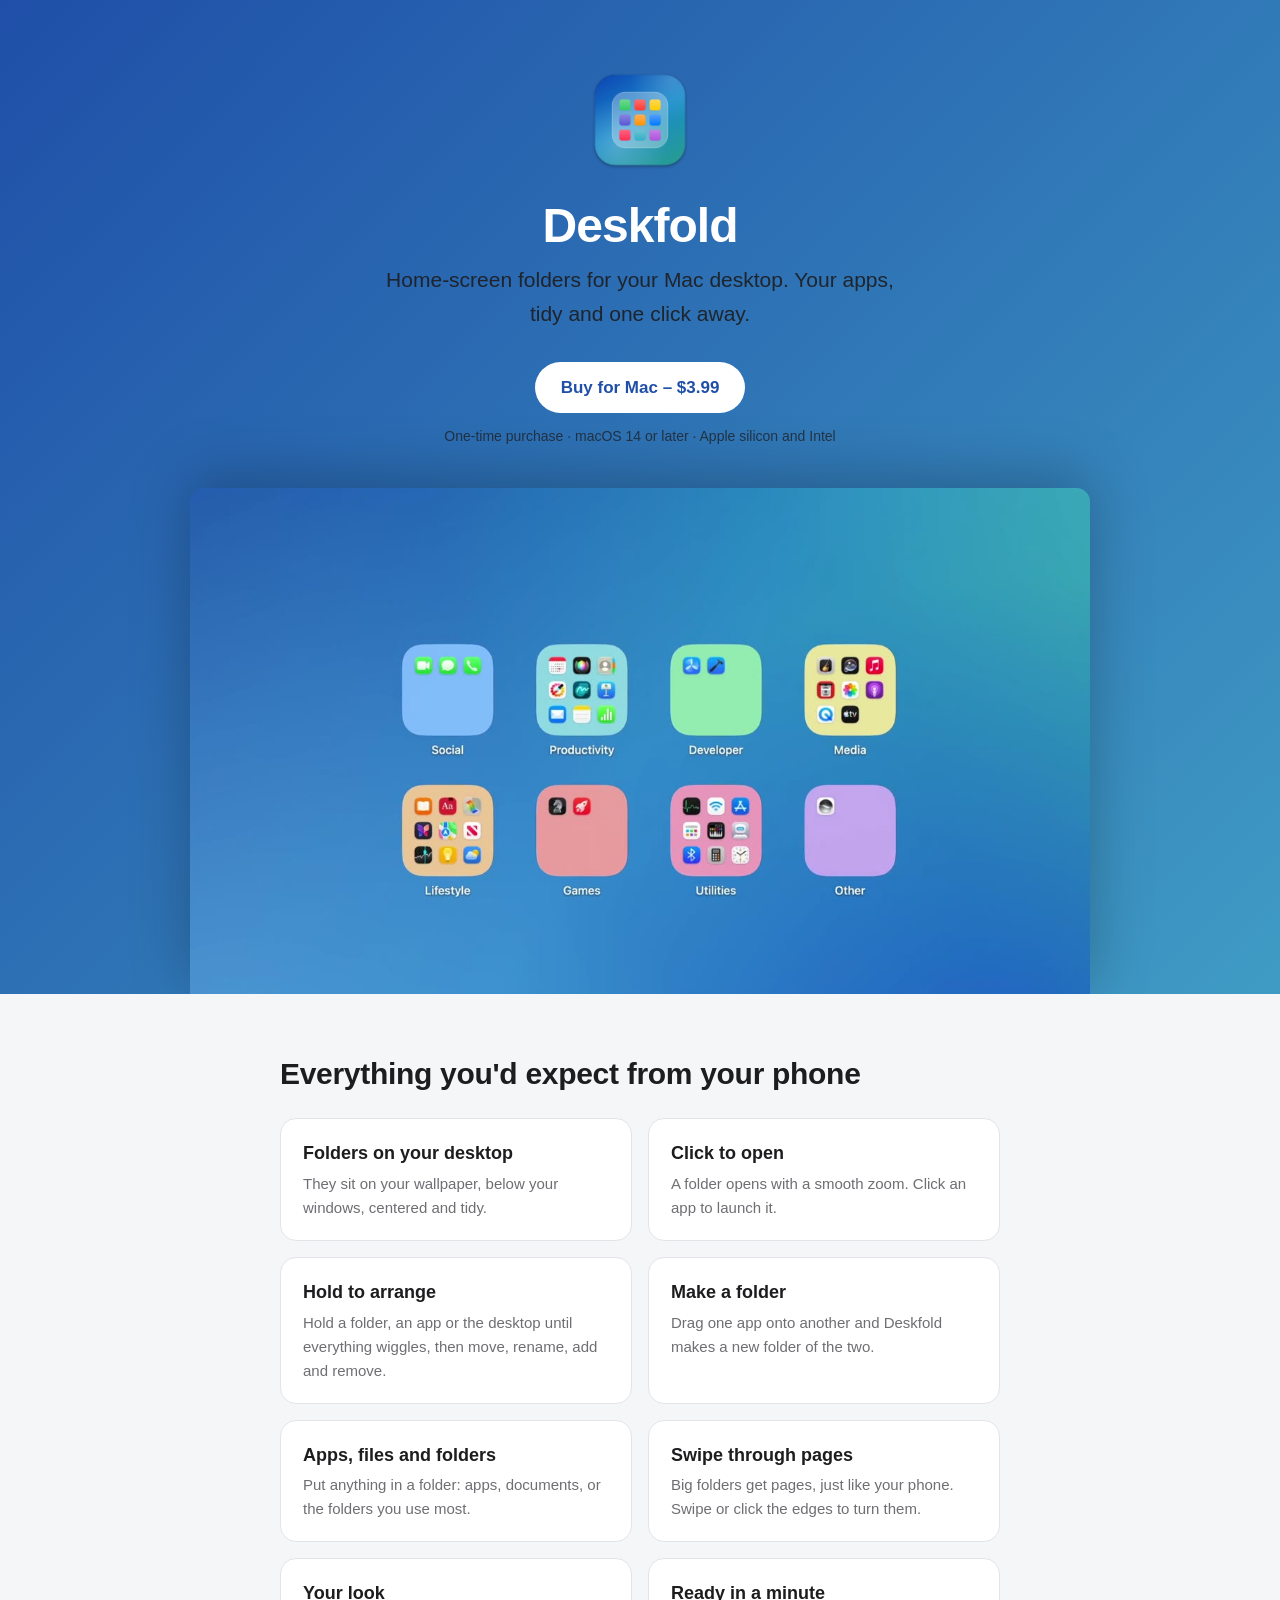
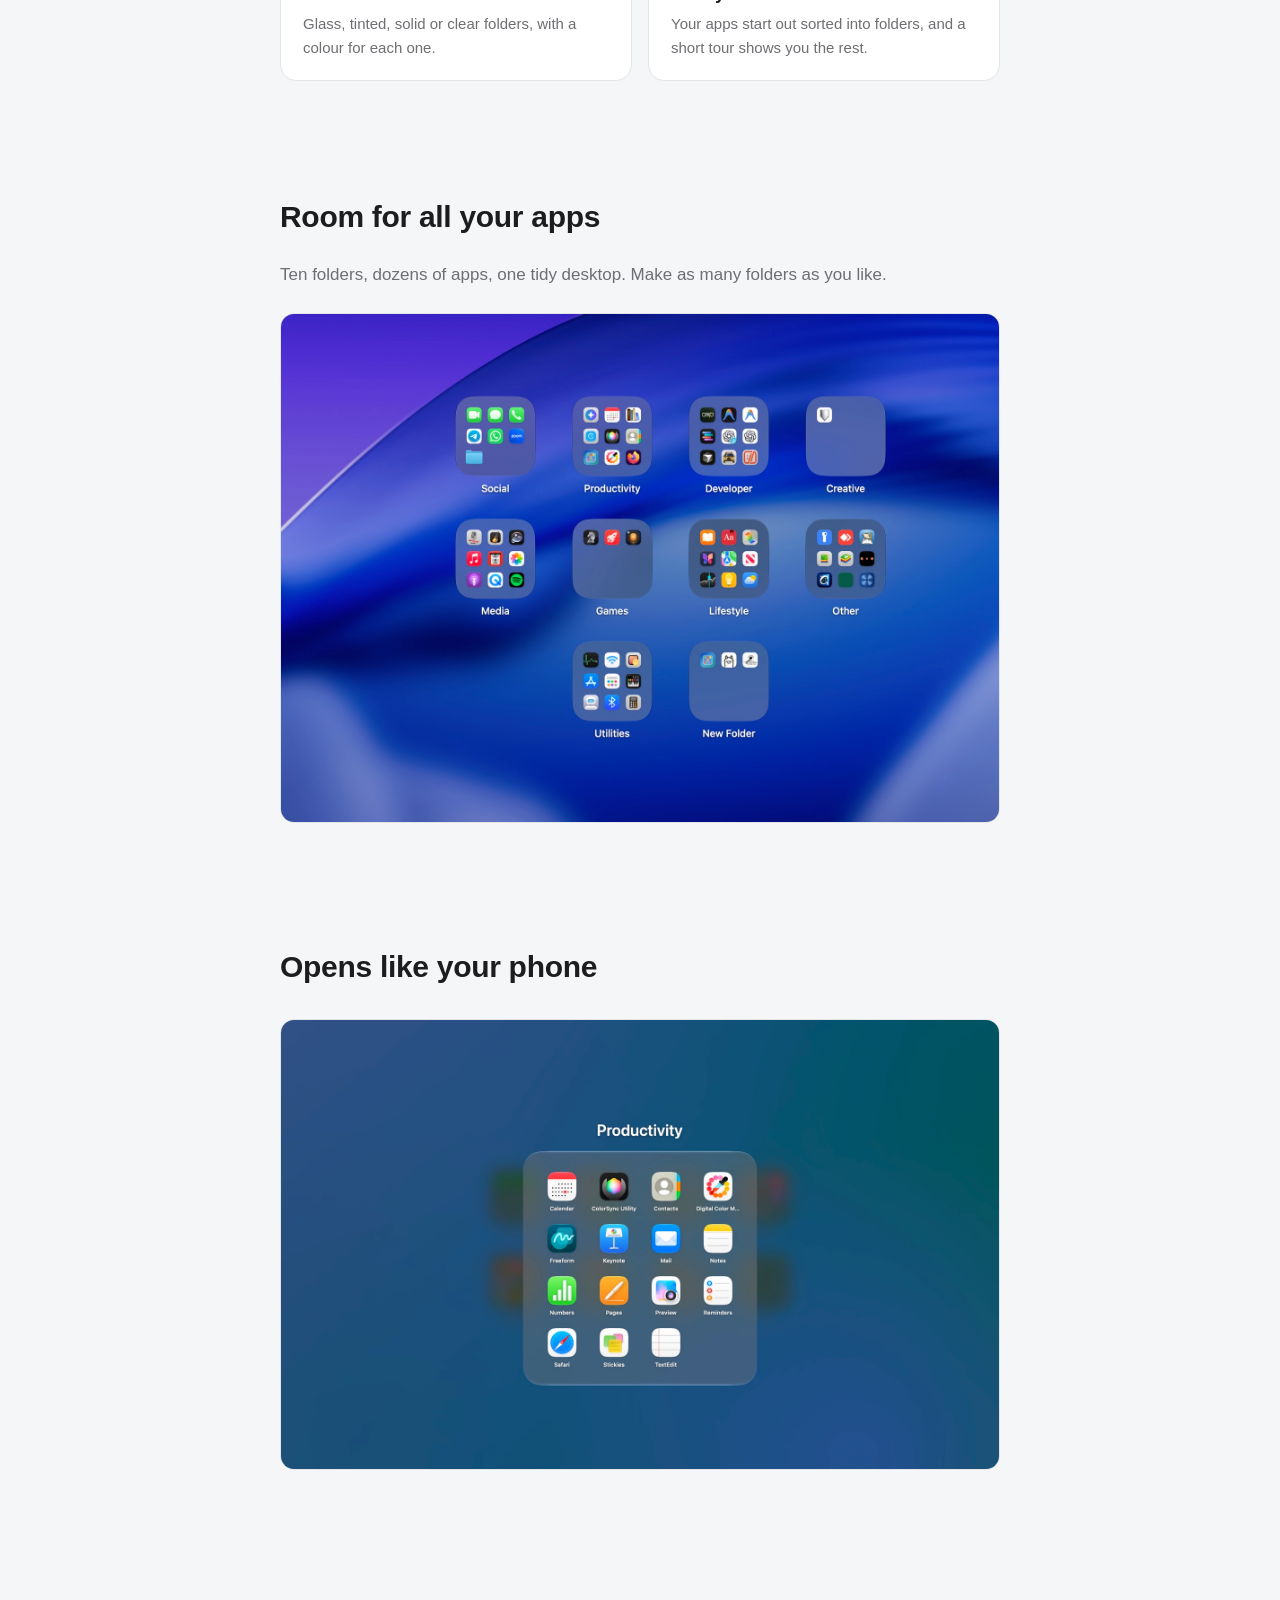
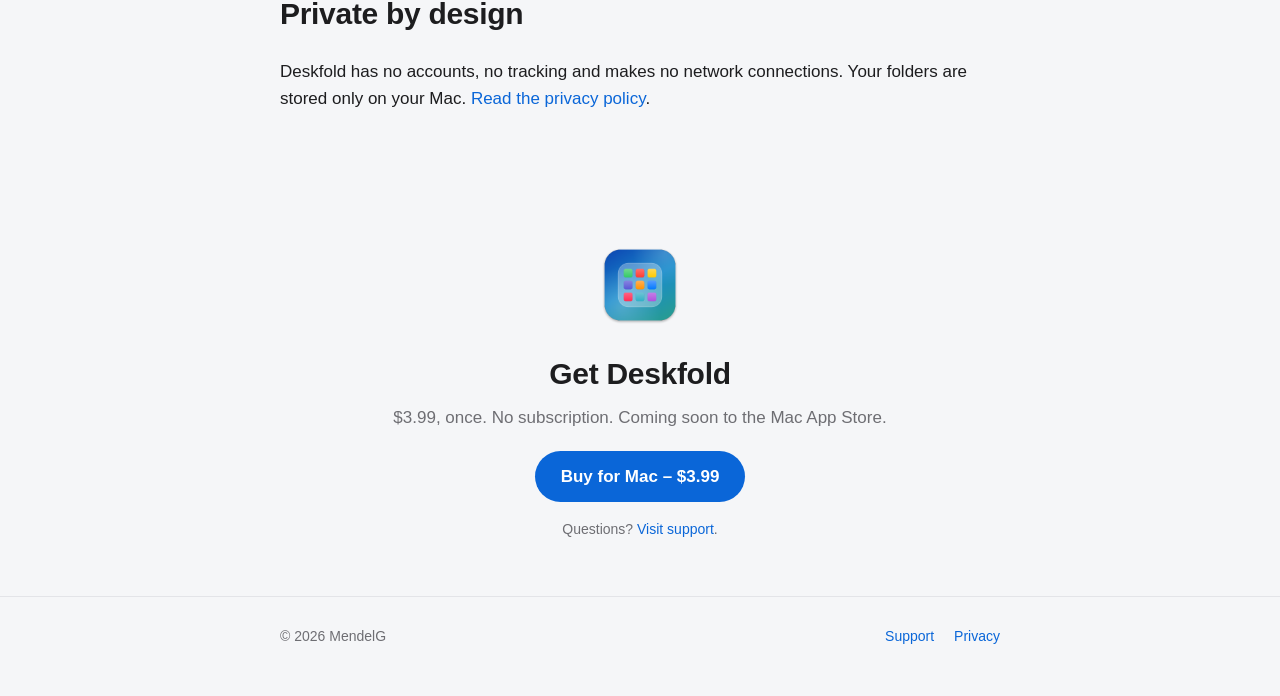
<file: index.html>
<!doctype html>
<html lang="en">
<head>
  <meta charset="utf-8">
  <meta name="viewport" content="width=device-width, initial-scale=1">
  <title>Deskfold – Home-screen folders for your Mac desktop</title>
  <meta name="description" content="Phone-style app folders on your Mac desktop. Click to open, hold to arrange. One-time purchase for macOS 14 or later.">
  <meta property="og:type" content="website">
  <meta property="og:url" content="https://deskfold.app/">
  <meta property="og:title" content="Deskfold – Home-screen folders for your Mac desktop">
  <meta property="og:description" content="Phone-style app folders on your Mac desktop. Click to open, hold to arrange.">
  <meta property="og:image" content="https://deskfold.app/folders.jpg">
  <meta property="og:video" content="https://deskfold.app/deskfold.mp4">
  <meta name="twitter:card" content="summary_large_image">
  <link rel="icon" href="icon.png">
  <link rel="stylesheet" href="style.css">
</head>
<body>
  <header class="hero">
    <img class="icon" src="icon.png" alt="Deskfold icon">
    <h1>Deskfold</h1>
    <p>Home-screen folders for your Mac desktop. Your apps, tidy and one click away.</p>
    <a class="button" href="https://buy.stripe.com/7sY6oHgBnbFhe3K9wU2go00">Buy for Mac – $3.99</a>
    <p class="note">One-time purchase · macOS 14 or later · Apple silicon and Intel</p>
    <video class="shot" src="deskfold.mp4" poster="video-poster.jpg" autoplay muted loop playsinline
           aria-label="Deskfold in action: opening a folder, renaming it, recolouring and arranging folders"></video>
  </header>

  <main class="wrap">
    <section>
      <h2>Everything you'd expect from your phone</h2>
      <div class="features">
        <div class="feature"><h3>Folders on your desktop</h3><p>They sit on your wallpaper, below your windows, centered and tidy.</p></div>
        <div class="feature"><h3>Click to open</h3><p>A folder opens with a smooth zoom. Click an app to launch it.</p></div>
        <div class="feature"><h3>Hold to arrange</h3><p>Hold a folder, an app or the desktop until everything wiggles, then move, rename, add and remove.</p></div>
        <div class="feature"><h3>Make a folder</h3><p>Drag one app onto another and Deskfold makes a new folder of the two.</p></div>
        <div class="feature"><h3>Apps, files and folders</h3><p>Put anything in a folder: apps, documents, or the folders you use most.</p></div>
        <div class="feature"><h3>Swipe through pages</h3><p>Big folders get pages, just like your phone. Swipe or click the edges to turn them.</p></div>
        <div class="feature"><h3>Your look</h3><p>Glass, tinted, solid or clear folders, with a colour for each one.</p></div>
        <div class="feature"><h3>Ready in a minute</h3><p>Your apps start out sorted into folders, and a short tour shows you the rest.</p></div>
      </div>
    </section>

    <section>
      <h2>Room for all your apps</h2>
      <p class="muted">Ten folders, dozens of apps, one tidy desktop. Make as many folders as you like.</p>
      <img class="figure" src="folders.jpg" alt="Ten Deskfold folders on a Mac desktop: Social, Productivity, Developer, Creative, Media, Games, Lifestyle, Other, Utilities and a new folder">
    </section>

    <section>
      <h2>Opens like your phone</h2>
      <img class="figure" src="folder.jpg" alt="An open Deskfold folder showing its apps">
    </section>

    <section>
      <h2>Private by design</h2>
      <p>Deskfold has no accounts, no tracking and makes no network connections. Your folders are stored only on your Mac. <a href="privacy.html">Read the privacy policy</a>.</p>
    </section>

    <section class="cta">
      <img src="icon.png" alt="">
      <h2>Get Deskfold</h2>
      <p class="muted">$3.99, once. No subscription. Coming soon to the Mac App Store.</p>
      <a class="button primary" href="https://buy.stripe.com/7sY6oHgBnbFhe3K9wU2go00">Buy for Mac – $3.99</a>
      <p class="muted small">Questions? <a href="support.html">Visit support</a>.</p>
    </section>
  </main>

  <footer>
    <div class="wrap">
      <span>© 2026 MendelG</span>
      <a href="support.html">Support</a>
      <a href="privacy.html">Privacy</a>
    </div>
  </footer>
</body>
</html>
</file>
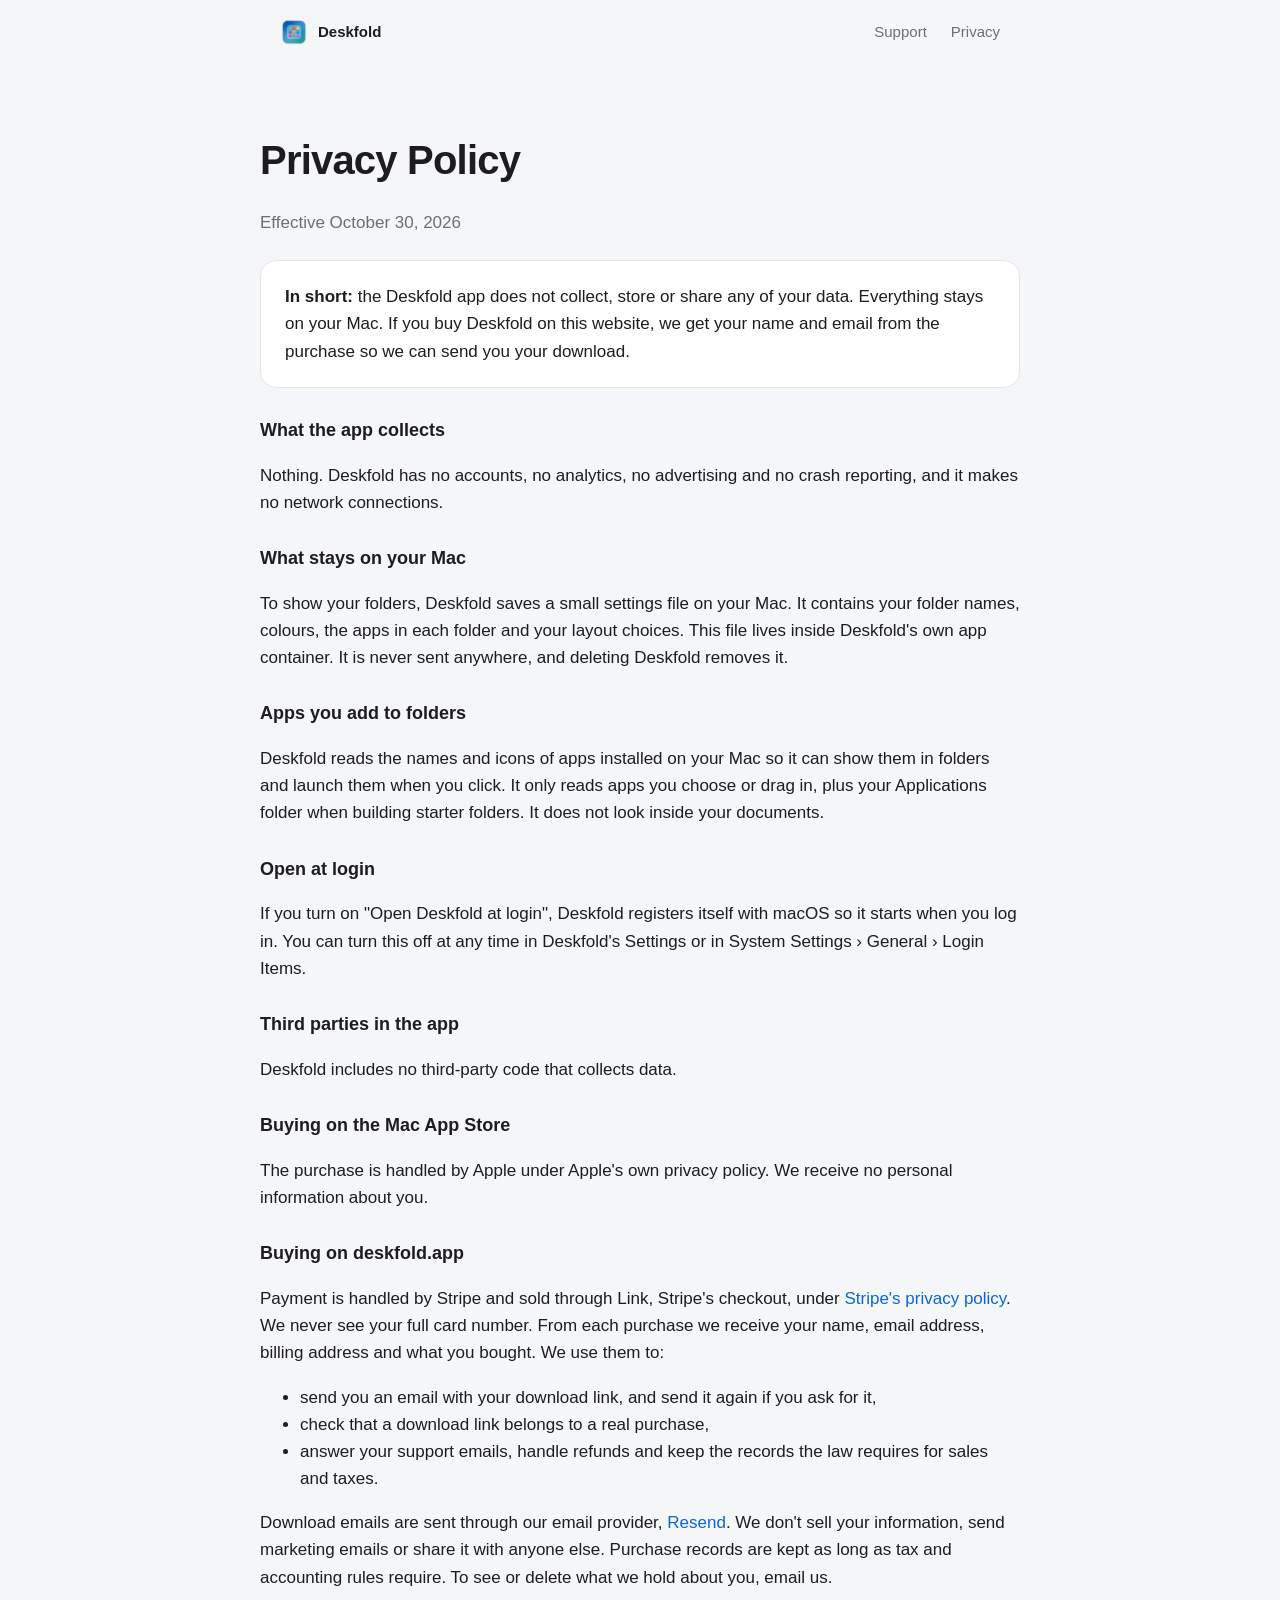
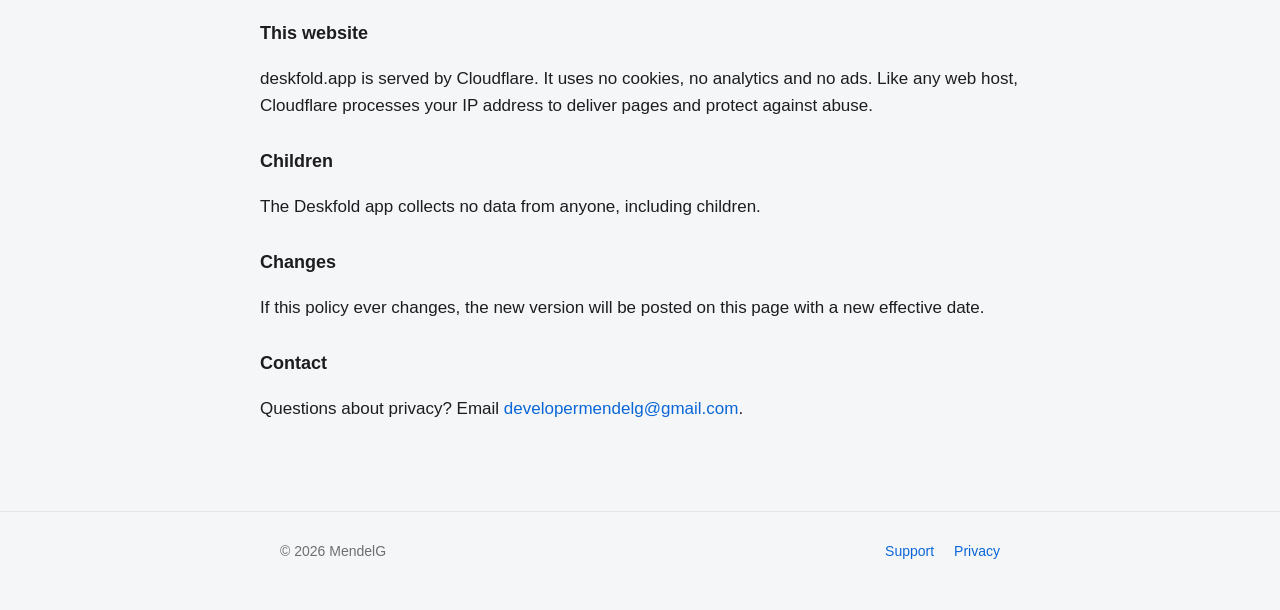
<file: privacy.html>
<!doctype html>
<html lang="en">
<head>
  <meta charset="utf-8">
  <meta name="viewport" content="width=device-width, initial-scale=1">
  <title>Deskfold Privacy Policy</title>
  <link rel="icon" href="icon.png">
  <link rel="stylesheet" href="style.css">
</head>
<body>
  <div class="wrap">
    <nav>
      <a class="brand" href="index.html"><img src="icon.png" alt="">Deskfold</a>
      <a href="support.html">Support</a>
      <a href="privacy.html">Privacy</a>
    </nav>
  </div>

  <main class="wrap page">
    <h1>Privacy Policy</h1>
    <p class="muted">Effective October 30, 2026</p>

    <div class="card">
      <p><strong>In short:</strong> the Deskfold app does not collect, store or share any of your data. Everything stays on your Mac. If you buy Deskfold on this website, we get your name and email from the purchase so we can send you your download.</p>
    </div>

    <h3>What the app collects</h3>
    <p>Nothing. Deskfold has no accounts, no analytics, no advertising and no crash reporting, and it makes no network connections.</p>

    <h3>What stays on your Mac</h3>
    <p>To show your folders, Deskfold saves a small settings file on your Mac. It contains your folder names, colours, the apps in each folder and your layout choices. This file lives inside Deskfold's own app container. It is never sent anywhere, and deleting Deskfold removes it.</p>

    <h3>Apps you add to folders</h3>
    <p>Deskfold reads the names and icons of apps installed on your Mac so it can show them in folders and launch them when you click. It only reads apps you choose or drag in, plus your Applications folder when building starter folders. It does not look inside your documents.</p>

    <h3>Open at login</h3>
    <p>If you turn on "Open Deskfold at login", Deskfold registers itself with macOS so it starts when you log in. You can turn this off at any time in Deskfold's Settings or in System Settings › General › Login Items.</p>

    <h3>Third parties in the app</h3>
    <p>Deskfold includes no third-party code that collects data.</p>

    <h3>Buying on the Mac App Store</h3>
    <p>The purchase is handled by Apple under Apple's own privacy policy. We receive no personal information about you.</p>

    <h3>Buying on deskfold.app</h3>
    <p>Payment is handled by Stripe and sold through Link, Stripe's checkout, under <a href="https://stripe.com/privacy">Stripe's privacy policy</a>. We never see your full card number. From each purchase we receive your name, email address, billing address and what you bought. We use them to:</p>
    <ul>
      <li>send you an email with your download link, and send it again if you ask for it,</li>
      <li>check that a download link belongs to a real purchase,</li>
      <li>answer your support emails, handle refunds and keep the records the law requires for sales and taxes.</li>
    </ul>
    <p>Download emails are sent through our email provider, <a href="https://resend.com/legal/privacy-policy">Resend</a>. We don't sell your information, send marketing emails or share it with anyone else. Purchase records are kept as long as tax and accounting rules require. To see or delete what we hold about you, email us.</p>

    <h3>This website</h3>
    <p>deskfold.app is served by Cloudflare. It uses no cookies, no analytics and no ads. Like any web host, Cloudflare processes your IP address to deliver pages and protect against abuse.</p>

    <h3>Children</h3>
    <p>The Deskfold app collects no data from anyone, including children.</p>

    <h3>Changes</h3>
    <p>If this policy ever changes, the new version will be posted on this page with a new effective date.</p>

    <h3>Contact</h3>
    <p>Questions about privacy? Email <a href="mailto:developermendelg@gmail.com?subject=Deskfold%20privacy">developermendelg@gmail.com</a>.</p>
  </main>

  <footer>
    <div class="wrap">
      <span>© 2026 MendelG</span>
      <a href="support.html">Support</a>
      <a href="privacy.html">Privacy</a>
    </div>
  </footer>
</body>
</html>
</file>
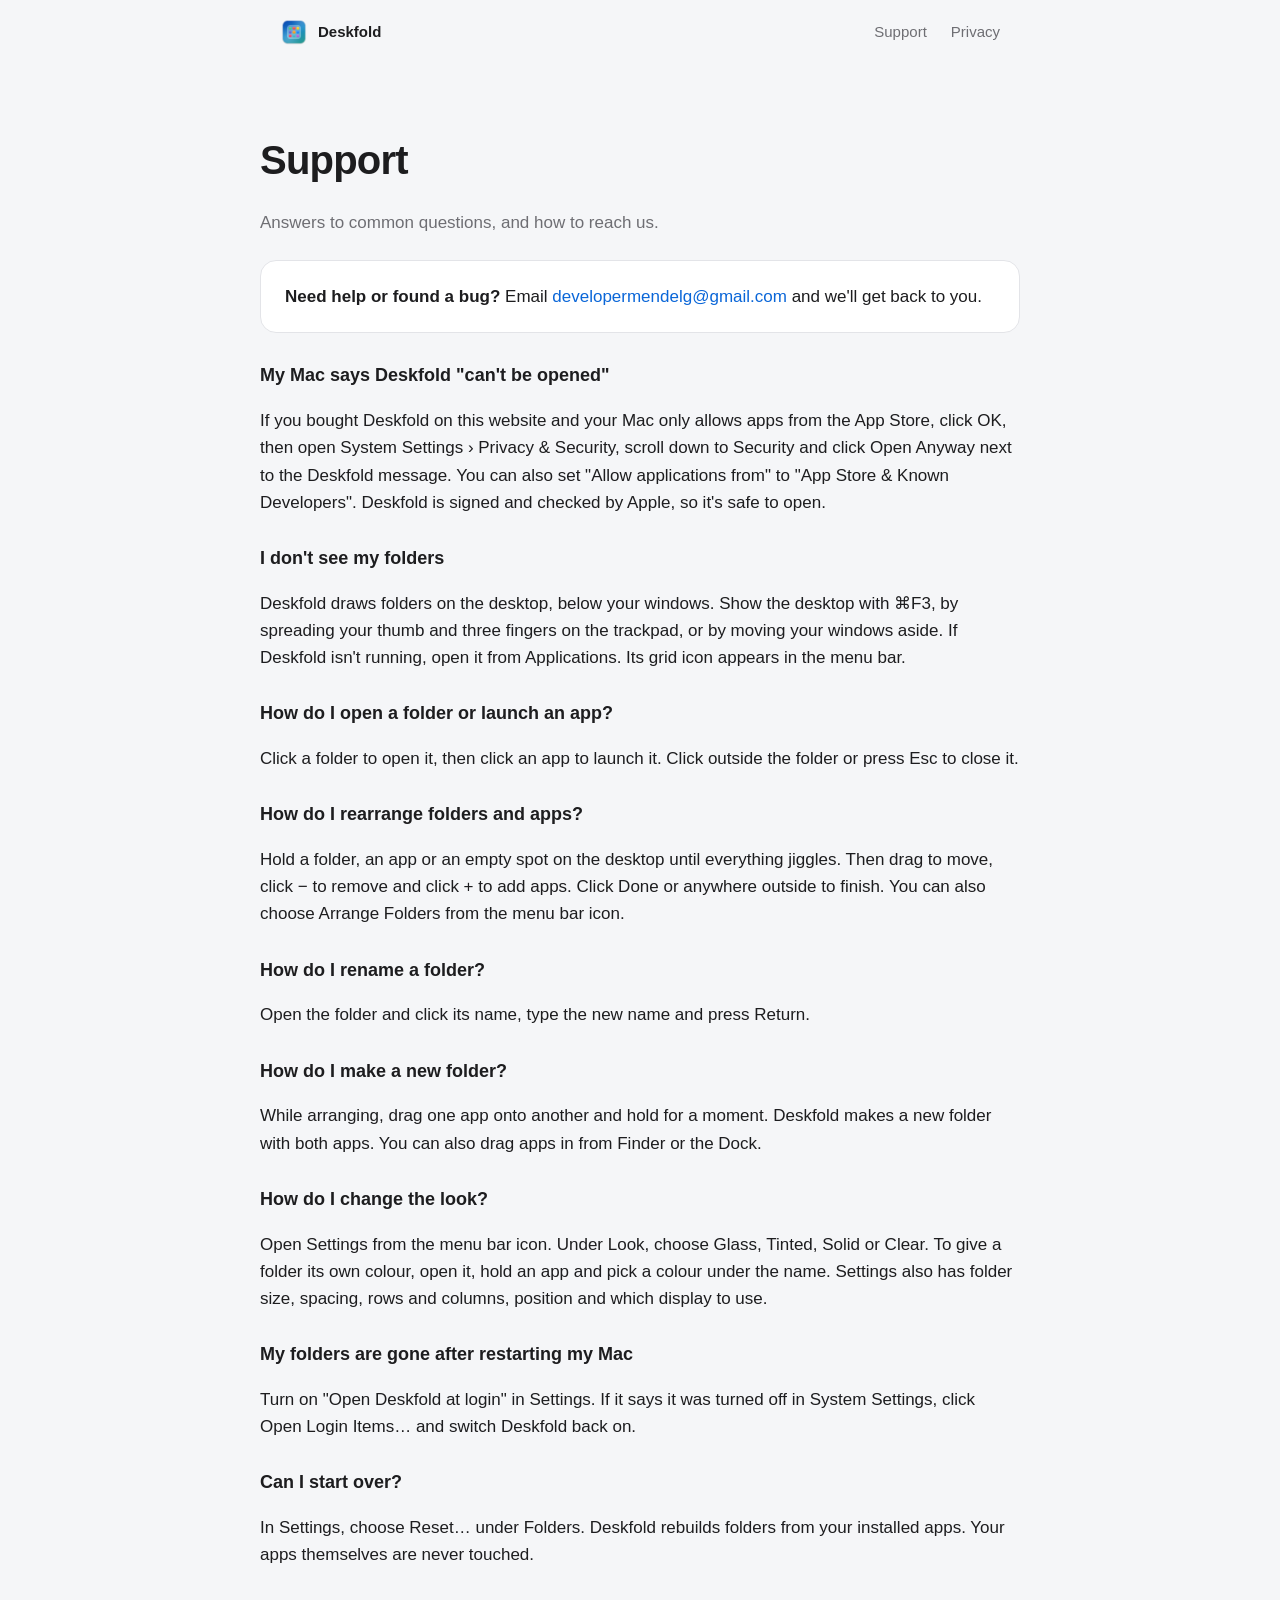
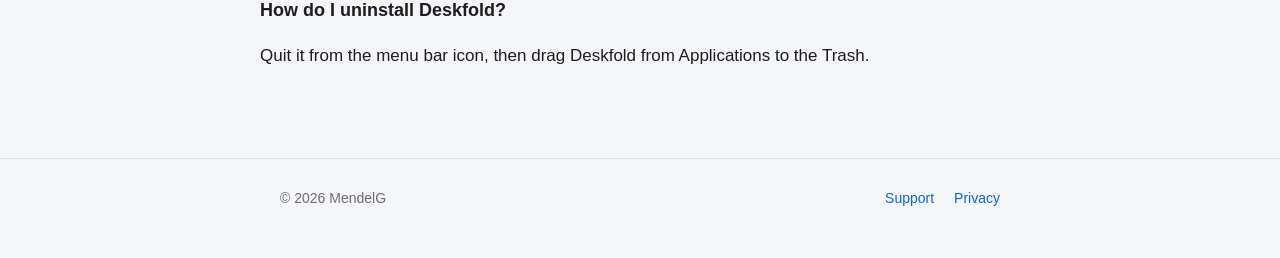
<file: support.html>
<!doctype html>
<html lang="en">
<head>
  <meta charset="utf-8">
  <meta name="viewport" content="width=device-width, initial-scale=1">
  <title>Deskfold Support</title>
  <link rel="icon" href="icon.png">
  <link rel="stylesheet" href="style.css">
</head>
<body>
  <div class="wrap">
    <nav>
      <a class="brand" href="index.html"><img src="icon.png" alt="">Deskfold</a>
      <a href="support.html">Support</a>
      <a href="privacy.html">Privacy</a>
    </nav>
  </div>

  <main class="wrap page">
    <h1>Support</h1>
    <p class="muted">Answers to common questions, and how to reach us.</p>

    <div class="card">
      <p><strong>Need help or found a bug?</strong> Email <a href="mailto:developermendelg@gmail.com?subject=Deskfold%20support">developermendelg@gmail.com</a> and we'll get back to you.</p>
    </div>

    <h3>My Mac says Deskfold "can't be opened"</h3>
    <p>If you bought Deskfold on this website and your Mac only allows apps from the App Store, click OK, then open System Settings › Privacy &amp; Security, scroll down to Security and click Open Anyway next to the Deskfold message. You can also set "Allow applications from" to "App Store &amp; Known Developers". Deskfold is signed and checked by Apple, so it's safe to open.</p>

    <h3>I don't see my folders</h3>
    <p>Deskfold draws folders on the desktop, below your windows. Show the desktop with ⌘F3, by spreading your thumb and three fingers on the trackpad, or by moving your windows aside. If Deskfold isn't running, open it from Applications. Its grid icon appears in the menu bar.</p>

    <h3>How do I open a folder or launch an app?</h3>
    <p>Click a folder to open it, then click an app to launch it. Click outside the folder or press Esc to close it.</p>

    <h3>How do I rearrange folders and apps?</h3>
    <p>Hold a folder, an app or an empty spot on the desktop until everything jiggles. Then drag to move, click − to remove and click + to add apps. Click Done or anywhere outside to finish. You can also choose Arrange Folders from the menu bar icon.</p>

    <h3>How do I rename a folder?</h3>
    <p>Open the folder and click its name, type the new name and press Return.</p>

    <h3>How do I make a new folder?</h3>
    <p>While arranging, drag one app onto another and hold for a moment. Deskfold makes a new folder with both apps. You can also drag apps in from Finder or the Dock.</p>

    <h3>How do I change the look?</h3>
    <p>Open Settings from the menu bar icon. Under Look, choose Glass, Tinted, Solid or Clear. To give a folder its own colour, open it, hold an app and pick a colour under the name. Settings also has folder size, spacing, rows and columns, position and which display to use.</p>

    <h3>My folders are gone after restarting my Mac</h3>
    <p>Turn on "Open Deskfold at login" in Settings. If it says it was turned off in System Settings, click Open Login Items… and switch Deskfold back on.</p>

    <h3>Can I start over?</h3>
    <p>In Settings, choose Reset… under Folders. Deskfold rebuilds folders from your installed apps. Your apps themselves are never touched.</p>

    <h3>How do I uninstall Deskfold?</h3>
    <p>Quit it from the menu bar icon, then drag Deskfold from Applications to the Trash.</p>
  </main>

  <footer>
    <div class="wrap">
      <span>© 2026 MendelG</span>
      <a href="support.html">Support</a>
      <a href="privacy.html">Privacy</a>
    </div>
  </footer>
</body>
</html>
</file>
<file: style.css>
:root {
  --bg: #f5f6f8;
  --surface: #ffffff;
  --text: #1d1d1f;
  --muted: #6e6e73;
  --line: #e3e4e8;
  --accent: #0a66d8;
  --hero-a: #1f4fa8;
  --hero-b: #3f9bc4;
}

@media (prefers-color-scheme: dark) {
  :root {
    --bg: #111214;
    --surface: #1b1c1f;
    --text: #f2f2f4;
    --muted: #9a9aa1;
    --line: #2c2d31;
    --accent: #4a9eff;
  }
}

* { box-sizing: border-box; }

body {
  margin: 0;
  background: var(--bg);
  color: var(--text);
  font: 17px/1.6 -apple-system, BlinkMacSystemFont, "SF Pro Text", "Helvetica Neue", Arial, sans-serif;
  -webkit-font-smoothing: antialiased;
}

a { color: var(--accent); text-decoration: none; }
a:hover { text-decoration: underline; }

.wrap { max-width: 760px; margin: 0 auto; padding: 0 20px; }

nav {
  display: flex;
  align-items: center;
  gap: 24px;
  padding: 18px 0;
  font-size: 15px;
}
nav .brand { display: flex; align-items: center; gap: 10px; font-weight: 600; color: var(--text); margin-right: auto; }
nav .brand img { width: 28px; height: 28px; }
nav a:not(.brand) { color: var(--muted); }

.hero {
  background: linear-gradient(135deg, var(--hero-a), var(--hero-b));
  color: #fff;
  text-align: center;
  padding: 64px 20px 0;
  overflow: hidden;
}
.hero img.icon { width: 112px; height: 112px; }
.hero h1 { font-size: 48px; line-height: 1.1; margin: 16px 0 10px; letter-spacing: -0.02em; }
.hero p { font-size: 21px; margin: 0 auto 32px; max-width: 520px; opacity: 0.9; }
.hero .shot {
  aspect-ratio: 16 / 9;
  object-fit: cover;
  display: block;
  width: min(900px, 100%);
  margin: 40px auto 0;
  border-radius: 14px 14px 0 0;
  box-shadow: 0 -10px 60px rgba(0, 0, 0, 0.25);
}

.button {
  display: inline-block;
  padding: 12px 26px;
  border-radius: 999px;
  background: #fff;
  color: var(--hero-a);
  font-weight: 600;
}
.hero p.note { font-size: 14px; margin: 12px auto 0; opacity: 0.75; }
.page .button.download { background: var(--accent); color: #fff; }

.button:hover { text-decoration: none; opacity: 0.92; }

section { padding: 56px 0; }
h2 { font-size: 30px; letter-spacing: -0.01em; margin: 0 0 20px; }
h3 { font-size: 18px; margin: 28px 0 6px; }
p, li { color: var(--text); }
.muted { color: var(--muted); }

.features { display: grid; grid-template-columns: repeat(2, 1fr); gap: 16px; }
.feature { background: var(--surface); border: 1px solid var(--line); border-radius: 16px; padding: 20px 22px; }
.feature h3 { margin: 0 0 4px; }
.feature p { margin: 0; color: var(--muted); font-size: 15px; }

.cta { text-align: center; }
.cta img { width: 88px; height: 88px; }
.cta h2 { margin: 12px 0 6px; }
.cta p { margin: 0 0 20px; }
.cta p.small { font-size: 14px; margin: 16px 0 0; }
.button.primary { background: var(--accent); color: #fff; }

.figure { width: 100%; border-radius: 14px; margin-top: 8px; border: 1px solid var(--line); }

.page { padding: 40px 0 72px; }
.page h1 { font-size: 40px; letter-spacing: -0.02em; margin: 24px 0 6px; }

.card { background: var(--surface); border: 1px solid var(--line); border-radius: 16px; padding: 22px 24px; margin: 24px 0; }
.card p { margin: 0; }

footer { border-top: 1px solid var(--line); padding: 28px 0 48px; font-size: 14px; color: var(--muted); }
footer .wrap { display: flex; gap: 20px; flex-wrap: wrap; }
footer .wrap span { margin-right: auto; }

@media (max-width: 640px) {
  .hero h1 { font-size: 36px; }
  .hero p { font-size: 18px; }
  .features { grid-template-columns: 1fr; }
  nav { gap: 16px; }
}
</file>
